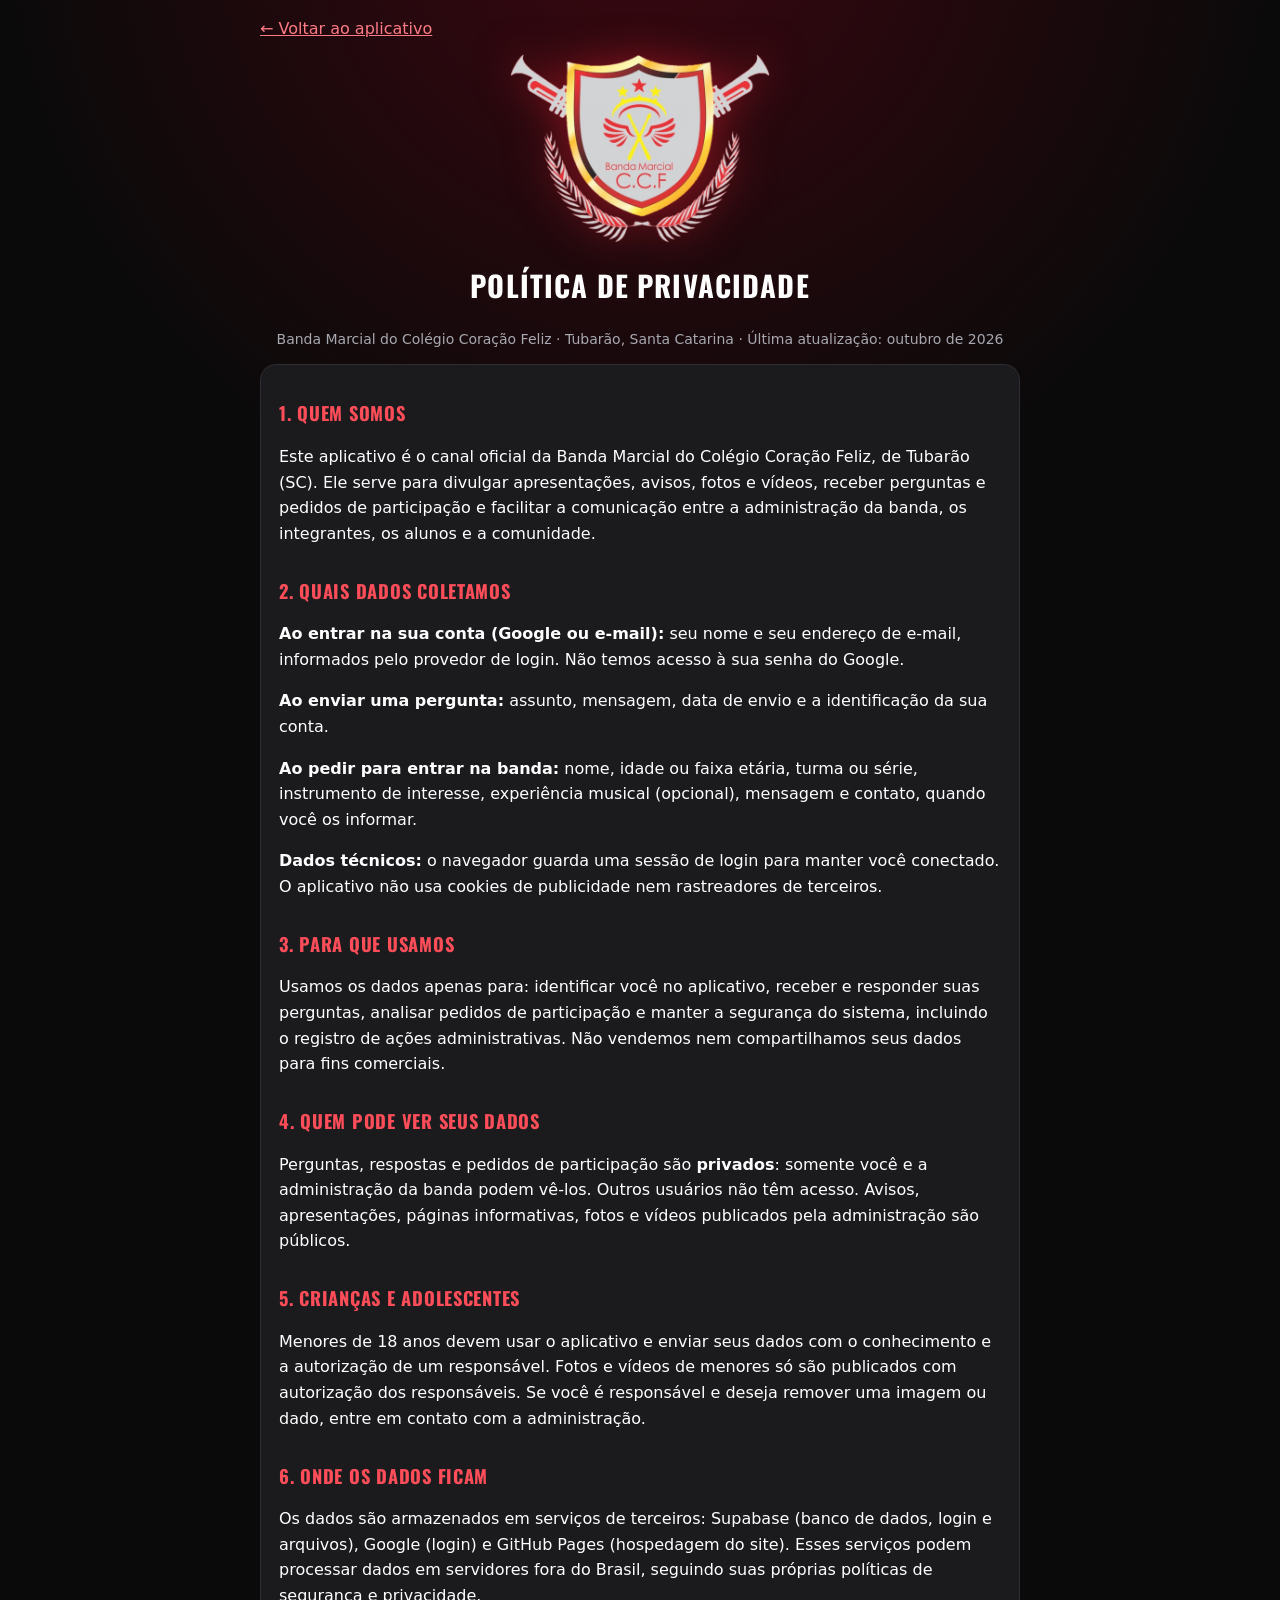
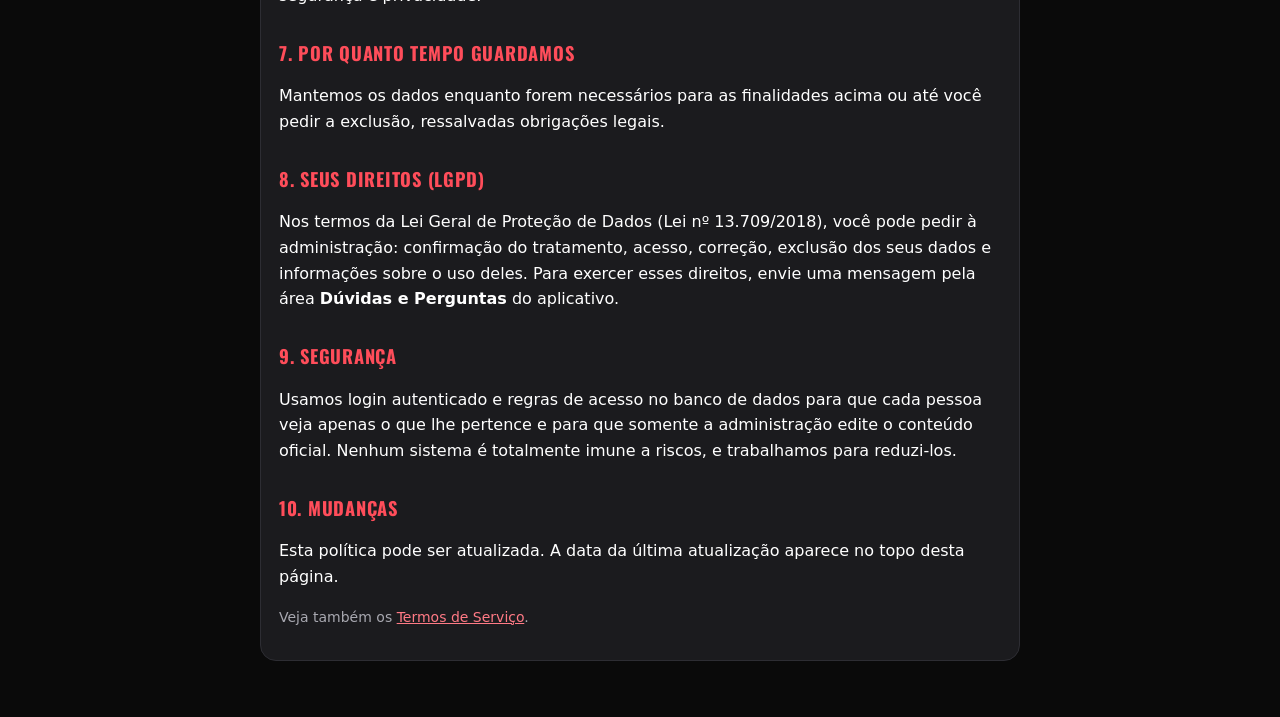
<file: privacidade.html>
<!DOCTYPE html><html lang="pt-BR"><head><meta charset="utf-8"><title>Política de Privacidade - Banda Marcial CCF</title><meta name="viewport" content="width=device-width, initial-scale=1"><link href="https://fonts.googleapis.com/css2?family=Oswald:wght@500;700&display=swap" rel="stylesheet"><style>
:root{color-scheme:dark}
body{margin:0;background:radial-gradient(circle at 50% -10%,#3a0710 0,#0a0a0a 55%) fixed,#0a0a0a;color:#fff;font:16px/1.6 system-ui,-apple-system,Segoe UI,sans-serif;padding:env(safe-area-inset-top,0) 0 40px}
main{max-width:760px;margin:auto;padding:16px}
img{display:block;margin:12px auto;width:min(70%,260px);filter:drop-shadow(0 0 20px rgba(225,29,46,.5))}
h1,h2{font-family:Oswald,Impact,sans-serif;text-transform:uppercase;letter-spacing:.04em}
h1{text-align:center;font-size:1.8rem}h2{font-size:1.15rem;color:#ff4d5a;margin-top:1.6em}
.c{background:#1b1b1e;border:1px solid #2d2d33;border-radius:16px;padding:4px 18px 18px}
a{color:#ff7a85}.m{color:#a8a8b0;font-size:14px}
</style></head><body><main><a href="./">&larr; Voltar ao aplicativo</a><img src="logo.png" alt="Logo da Banda Marcial CCF"><h1>Política de Privacidade</h1><p class="m" style="text-align:center">Banda Marcial do Colégio Coração Feliz · Tubarão, Santa Catarina · Última atualização: outubro de 2026</p><div class="c">
<h2>1. Quem somos</h2>
<p>Este aplicativo é o canal oficial da Banda Marcial do Colégio Coração Feliz, de Tubarão (SC). Ele serve para divulgar apresentações, avisos, fotos e vídeos, receber perguntas e pedidos de participação e facilitar a comunicação entre a administração da banda, os integrantes, os alunos e a comunidade.</p>
<h2>2. Quais dados coletamos</h2>
<p><b>Ao entrar na sua conta (Google ou e-mail):</b> seu nome e seu endereço de e-mail, informados pelo provedor de login. Não temos acesso à sua senha do Google.</p>
<p><b>Ao enviar uma pergunta:</b> assunto, mensagem, data de envio e a identificação da sua conta.</p>
<p><b>Ao pedir para entrar na banda:</b> nome, idade ou faixa etária, turma ou série, instrumento de interesse, experiência musical (opcional), mensagem e contato, quando você os informar.</p>
<p><b>Dados técnicos:</b> o navegador guarda uma sessão de login para manter você conectado. O aplicativo não usa cookies de publicidade nem rastreadores de terceiros.</p>
<h2>3. Para que usamos</h2>
<p>Usamos os dados apenas para: identificar você no aplicativo, receber e responder suas perguntas, analisar pedidos de participação e manter a segurança do sistema, incluindo o registro de ações administrativas. Não vendemos nem compartilhamos seus dados para fins comerciais.</p>
<h2>4. Quem pode ver seus dados</h2>
<p>Perguntas, respostas e pedidos de participação são <b>privados</b>: somente você e a administração da banda podem vê-los. Outros usuários não têm acesso. Avisos, apresentações, páginas informativas, fotos e vídeos publicados pela administração são públicos.</p>
<h2>5. Crianças e adolescentes</h2>
<p>Menores de 18 anos devem usar o aplicativo e enviar seus dados com o conhecimento e a autorização de um responsável. Fotos e vídeos de menores só são publicados com autorização dos responsáveis. Se você é responsável e deseja remover uma imagem ou dado, entre em contato com a administração.</p>
<h2>6. Onde os dados ficam</h2>
<p>Os dados são armazenados em serviços de terceiros: Supabase (banco de dados, login e arquivos), Google (login) e GitHub Pages (hospedagem do site). Esses serviços podem processar dados em servidores fora do Brasil, seguindo suas próprias políticas de segurança e privacidade.</p>
<h2>7. Por quanto tempo guardamos</h2>
<p>Mantemos os dados enquanto forem necessários para as finalidades acima ou até você pedir a exclusão, ressalvadas obrigações legais.</p>
<h2>8. Seus direitos (LGPD)</h2>
<p>Nos termos da Lei Geral de Proteção de Dados (Lei nº 13.709/2018), você pode pedir à administração: confirmação do tratamento, acesso, correção, exclusão dos seus dados e informações sobre o uso deles. Para exercer esses direitos, envie uma mensagem pela área <b>Dúvidas e Perguntas</b> do aplicativo.</p>
<h2>9. Segurança</h2>
<p>Usamos login autenticado e regras de acesso no banco de dados para que cada pessoa veja apenas o que lhe pertence e para que somente a administração edite o conteúdo oficial. Nenhum sistema é totalmente imune a riscos, e trabalhamos para reduzi-los.</p>
<h2>10. Mudanças</h2>
<p>Esta política pode ser atualizada. A data da última atualização aparece no topo desta página.</p>
<p class="m">Veja também os <a href="termos.html">Termos de Serviço</a>.</p></div></main></body></html>
</file>
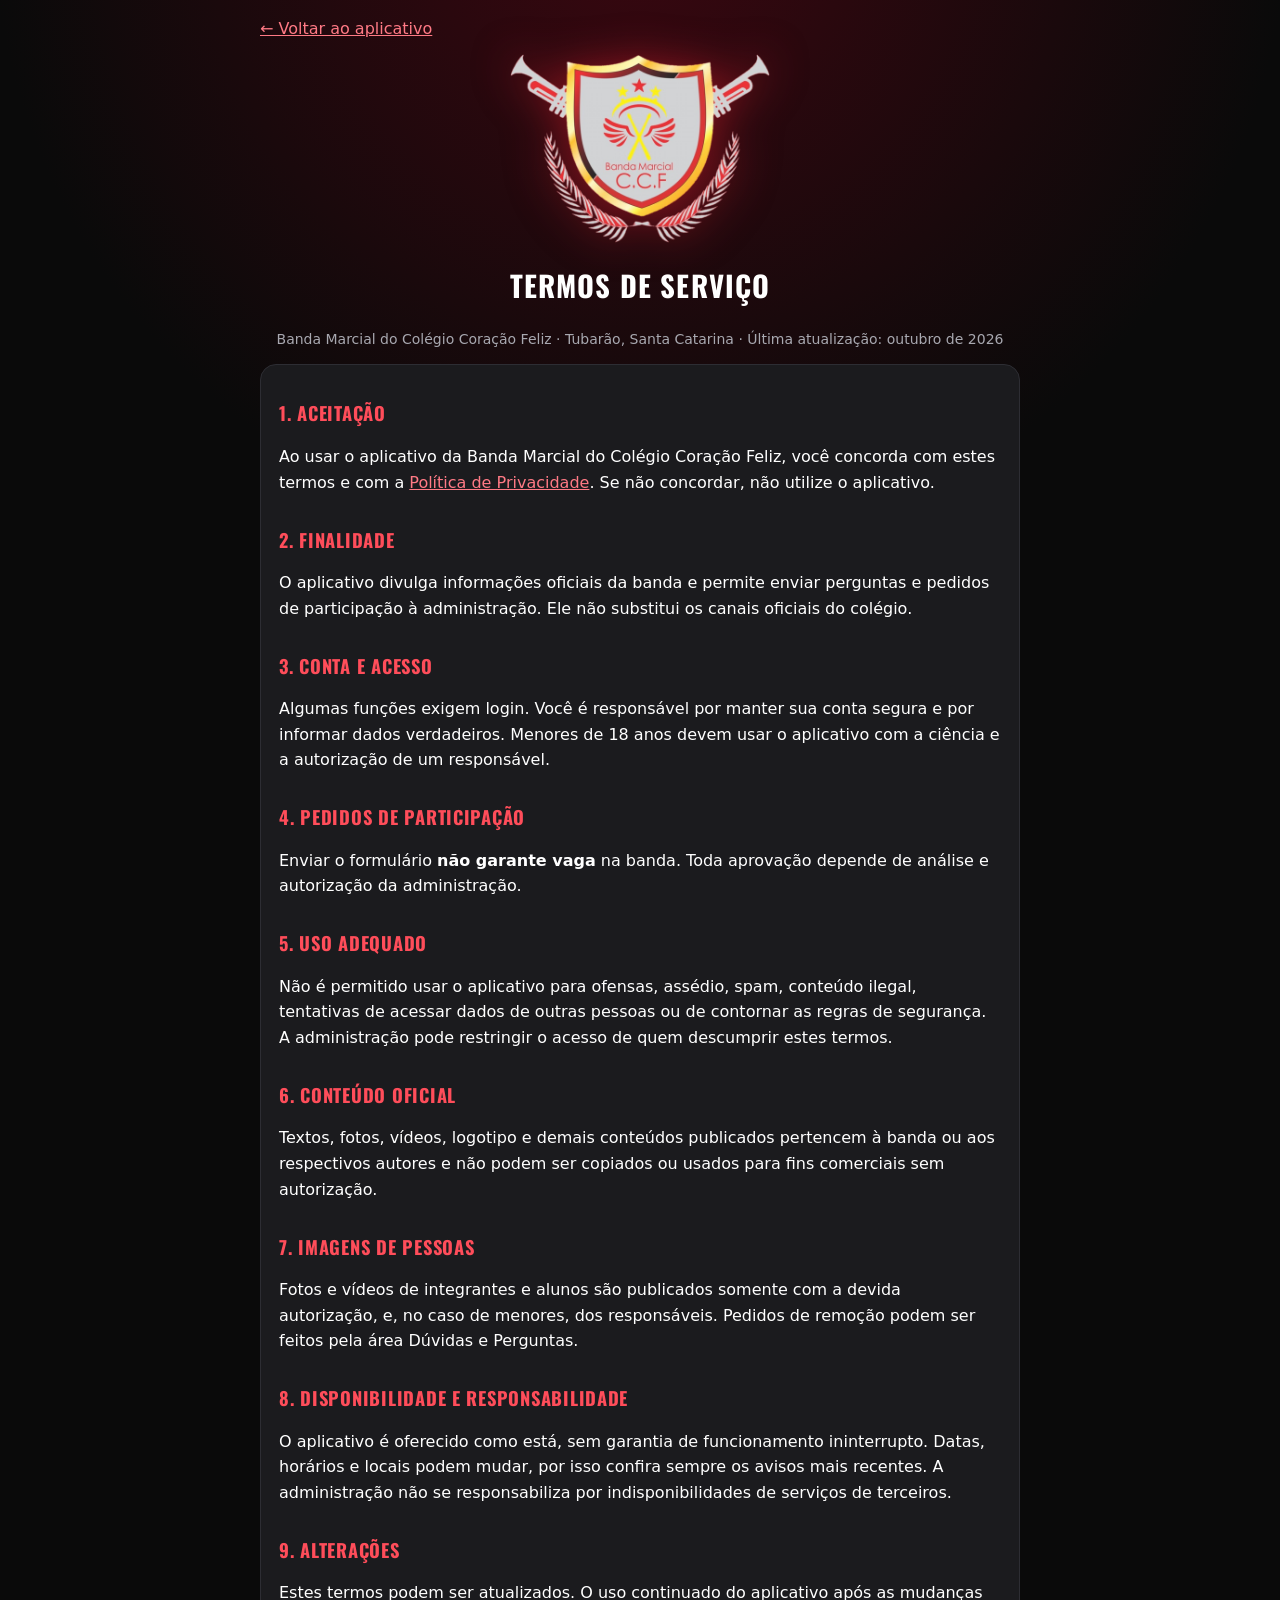
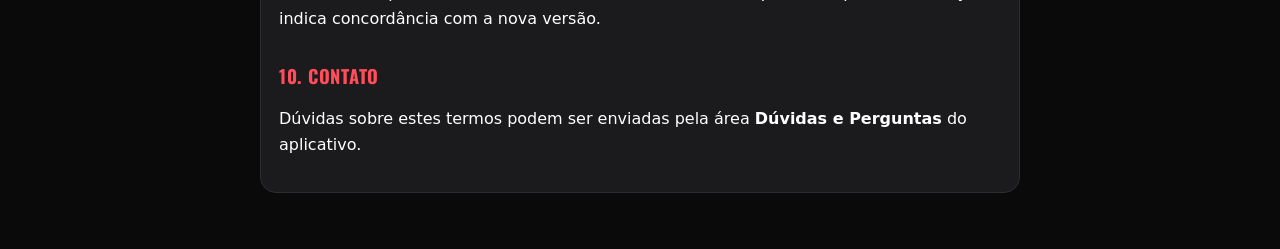
<file: termos.html>
<!DOCTYPE html><html lang="pt-BR"><head><meta charset="utf-8"><title>Termos de Serviço - Banda Marcial CCF</title><meta name="viewport" content="width=device-width, initial-scale=1"><link href="https://fonts.googleapis.com/css2?family=Oswald:wght@500;700&display=swap" rel="stylesheet"><style>
:root{color-scheme:dark}
body{margin:0;background:radial-gradient(circle at 50% -10%,#3a0710 0,#0a0a0a 55%) fixed,#0a0a0a;color:#fff;font:16px/1.6 system-ui,-apple-system,Segoe UI,sans-serif;padding:env(safe-area-inset-top,0) 0 40px}
main{max-width:760px;margin:auto;padding:16px}
img{display:block;margin:12px auto;width:min(70%,260px);filter:drop-shadow(0 0 20px rgba(225,29,46,.5))}
h1,h2{font-family:Oswald,Impact,sans-serif;text-transform:uppercase;letter-spacing:.04em}
h1{text-align:center;font-size:1.8rem}h2{font-size:1.15rem;color:#ff4d5a;margin-top:1.6em}
.c{background:#1b1b1e;border:1px solid #2d2d33;border-radius:16px;padding:4px 18px 18px}
a{color:#ff7a85}.m{color:#a8a8b0;font-size:14px}
</style></head><body><main><a href="./">&larr; Voltar ao aplicativo</a><img src="logo.png" alt="Logo da Banda Marcial CCF"><h1>Termos de Serviço</h1><p class="m" style="text-align:center">Banda Marcial do Colégio Coração Feliz · Tubarão, Santa Catarina · Última atualização: outubro de 2026</p><div class="c">
<h2>1. Aceitação</h2>
<p>Ao usar o aplicativo da Banda Marcial do Colégio Coração Feliz, você concorda com estes termos e com a <a href="privacidade.html">Política de Privacidade</a>. Se não concordar, não utilize o aplicativo.</p>
<h2>2. Finalidade</h2>
<p>O aplicativo divulga informações oficiais da banda e permite enviar perguntas e pedidos de participação à administração. Ele não substitui os canais oficiais do colégio.</p>
<h2>3. Conta e acesso</h2>
<p>Algumas funções exigem login. Você é responsável por manter sua conta segura e por informar dados verdadeiros. Menores de 18 anos devem usar o aplicativo com a ciência e a autorização de um responsável.</p>
<h2>4. Pedidos de participação</h2>
<p>Enviar o formulário <b>não garante vaga</b> na banda. Toda aprovação depende de análise e autorização da administração.</p>
<h2>5. Uso adequado</h2>
<p>Não é permitido usar o aplicativo para ofensas, assédio, spam, conteúdo ilegal, tentativas de acessar dados de outras pessoas ou de contornar as regras de segurança. A administração pode restringir o acesso de quem descumprir estes termos.</p>
<h2>6. Conteúdo oficial</h2>
<p>Textos, fotos, vídeos, logotipo e demais conteúdos publicados pertencem à banda ou aos respectivos autores e não podem ser copiados ou usados para fins comerciais sem autorização.</p>
<h2>7. Imagens de pessoas</h2>
<p>Fotos e vídeos de integrantes e alunos são publicados somente com a devida autorização, e, no caso de menores, dos responsáveis. Pedidos de remoção podem ser feitos pela área Dúvidas e Perguntas.</p>
<h2>8. Disponibilidade e responsabilidade</h2>
<p>O aplicativo é oferecido como está, sem garantia de funcionamento ininterrupto. Datas, horários e locais podem mudar, por isso confira sempre os avisos mais recentes. A administração não se responsabiliza por indisponibilidades de serviços de terceiros.</p>
<h2>9. Alterações</h2>
<p>Estes termos podem ser atualizados. O uso continuado do aplicativo após as mudanças indica concordância com a nova versão.</p>
<h2>10. Contato</h2>
<p>Dúvidas sobre estes termos podem ser enviadas pela área <b>Dúvidas e Perguntas</b> do aplicativo.</p></div></main></body></html>
</file>
